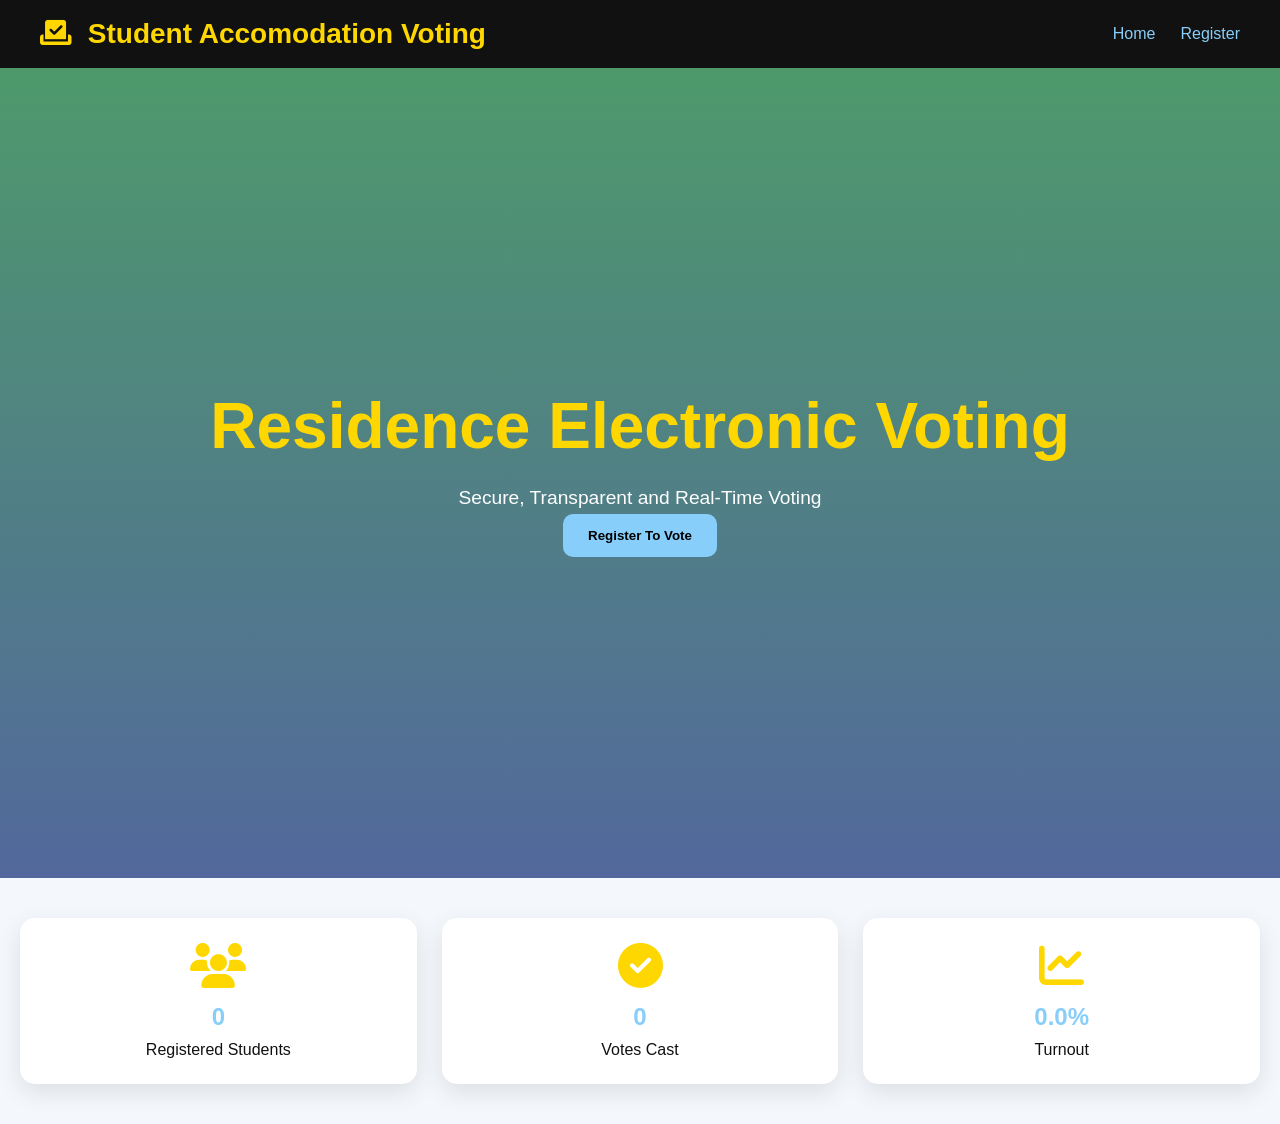
<file: index.html>
<!DOCTYPE html>
<html lang="en">

<head>

<meta charset="UTF-8">
<meta name="viewport" content="width=device-width, initial-scale=1.0">

<title>Residence Voting System</title>

<link rel="stylesheet" href="css/style.css">

<link rel="stylesheet"
href="https://cdnjs.cloudflare.com/ajax/libs/font-awesome/6.5.1/css/all.min.css">

</head>

<body>

<nav>

<div class="logo">

<i class="fas fa-vote-yea"></i>
Student Accomodation Voting

</div>

<ul>

<li><a href="index.html">Home</a></li>

<li><a href="register.html">Register</a></li>

</ul>

</nav>

<header>

<div class="overlay">

<h1>
Residence Electronic Voting
</h1>

<p>
Secure, Transparent and Real-Time Voting
</p>

<a href="register.html">

<button>

Register To Vote

</button>

</a>

</div>

</header>

<section class="dashboard">

<div class="stats">

<div class="card">

<i class="fas fa-users"></i>

<h2 id="registeredStudents">
0
</h2>

<p>
Registered Students
</p>

</div>

<div class="card">

<i class="fas fa-check-circle"></i>

<h2 id="votedStudents">
0
</h2>

<p>
Votes Cast
</p>

</div>

<div class="card">

<i class="fas fa-chart-line"></i>

<h2 id="turnoutRate">
0%
</h2>

<p>
Turnout
</p>

</div>

</div>

</section>

<script src="js/app.js"></script>
</body>
</html>
</file>
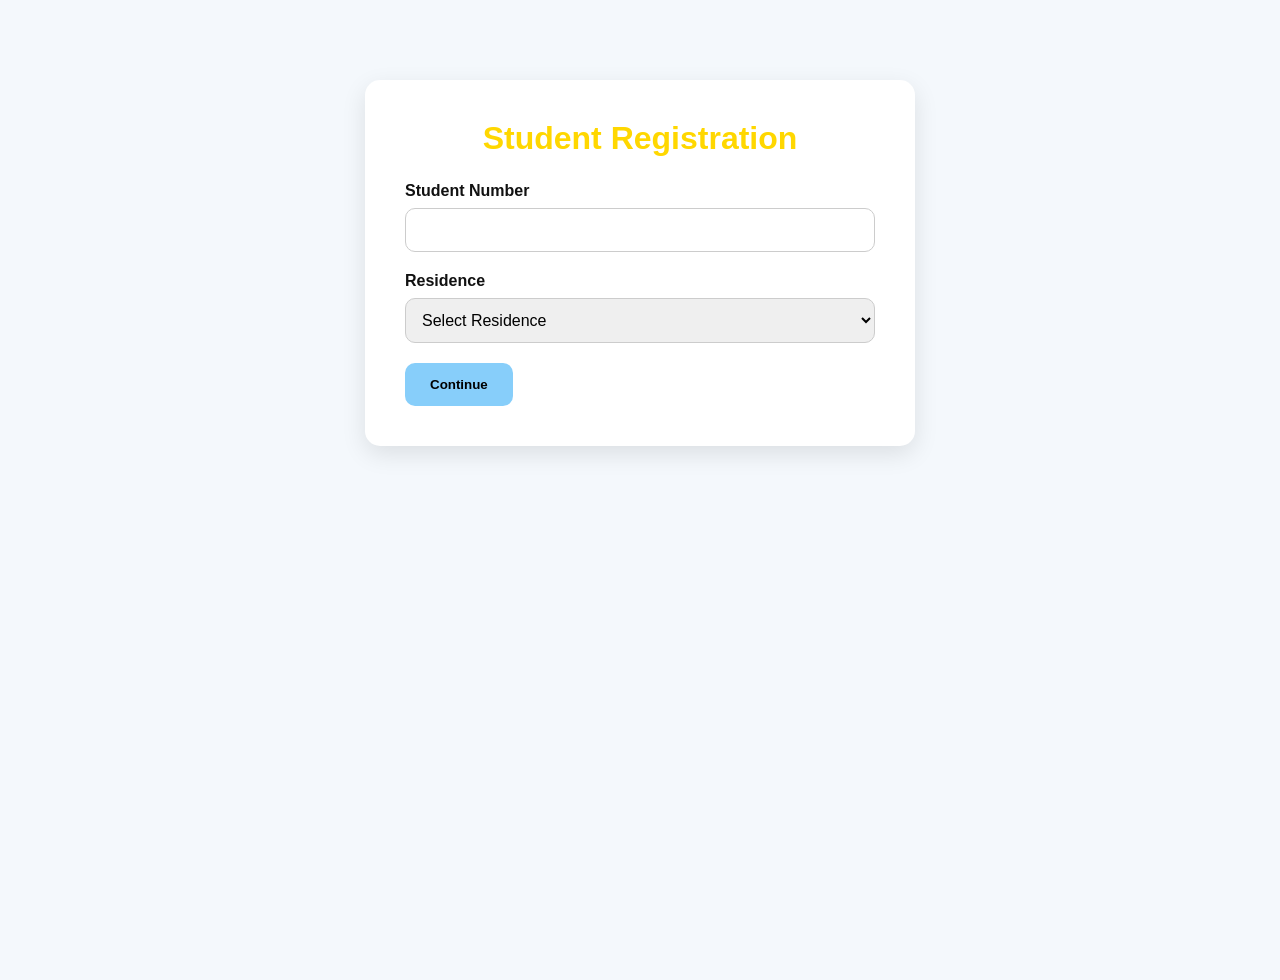
<file: register.html>
<!DOCTYPE html>
<html lang="en">

<head>

<meta charset="UTF-8">

<meta name="viewport"
content="width=device-width, initial-scale=1.0">

<title>
Student Registration
</title>

<link rel="stylesheet"
href="css/style.css">

</head>

<body>

<div class="register-container">

<h1>
Student Registration
</h1>

<form id="registerForm">

<label>
Student Number
</label>

<input
type="text"
id="studentNumber"
required>

<label>
Residence
</label>

<select
id="residence"
required>

<option value="">
Select Residence
</option>

<option>
Alpha Residence
</option>

<option>
Beta Residence
</option>

<option>
Gamma Residence
</option>

<option>
Delta Residence
</option>

</select>

<button type="submit">

Continue

</button>

</form>

</div>

<script src="js/app.js"></script>

</body>

</html>
</file>
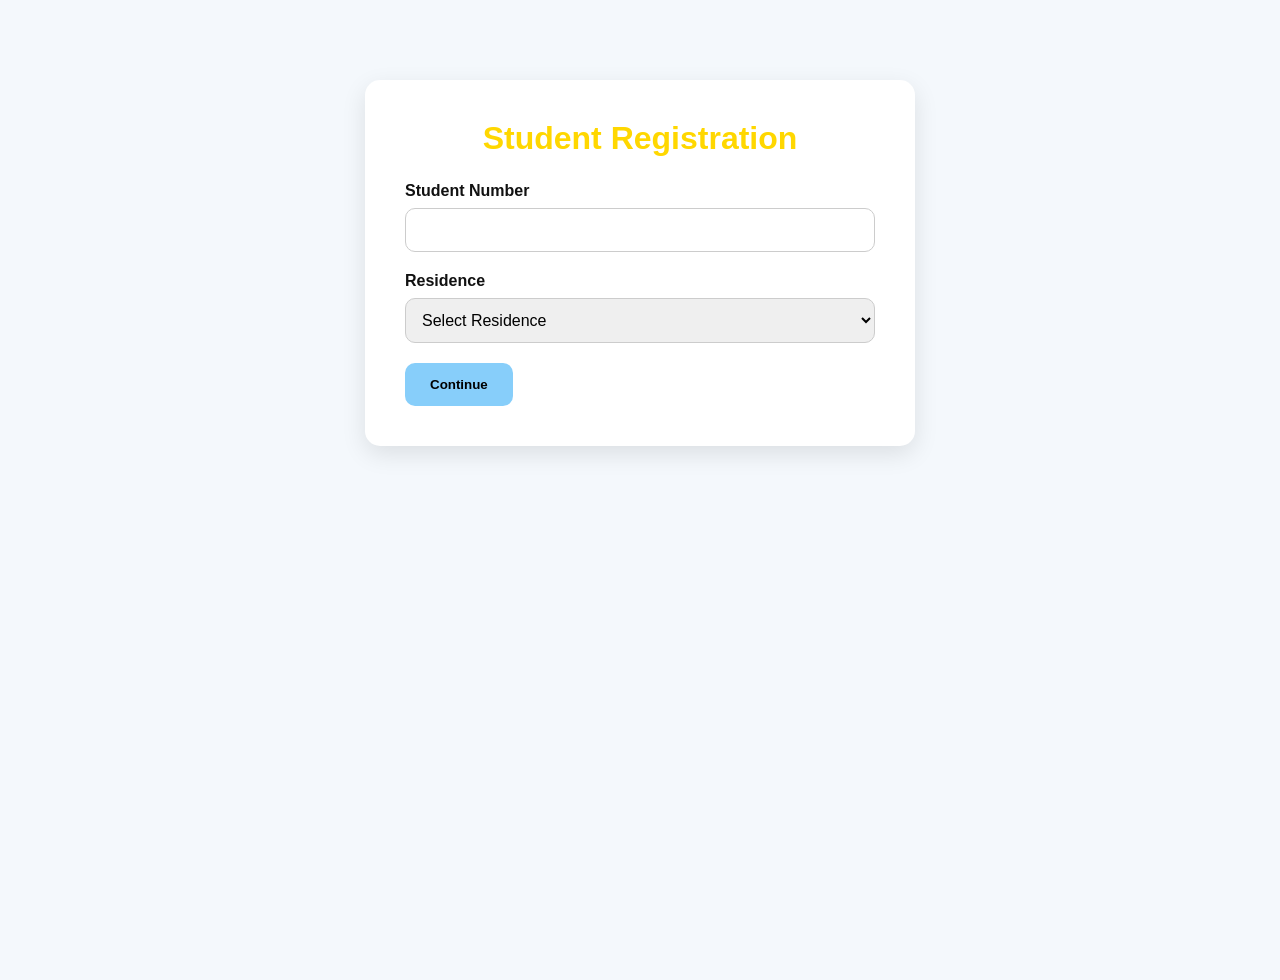
<file: voting.html>
<!DOCTYPE html>
<html lang="en">

<head>

<meta charset="UTF-8">

<meta name="viewport"
content="width=device-width, initial-scale=1.0">

<title>
Voting Page
</title>

<link rel="stylesheet"
href="css/style.css">

</head>

<body>

<div class="student-info">
    <h2 id="studentDisplay"></h2>
</div>
<div class="position">
    <h2>
        Chairperson
    </h2>
    <label>
        <input type="radio" name="chairperson" value="Sarah">
        Sarah Mokoena
    </label>
    <label>
        <input
        type="radio" name="chairperson" value="David">
        David Ndlovu
    </label>
        <label>
        <input
        type="radio" name="chairperson" value="Kabelo">
        Kabelo Kekana
    </label>
        <label>
        <input
        type="radio" name="chairperson" value="Thabo">
        Thabo Mokoena
    </label>
</div>

<div class="position">
    <h2>
        Secretary
    </h2>
    <label>
        <input type="radio" name="secretary" value="Michael"> 
        Michael Sithole  
    </label>
    <label> 
        <input type="radio" name="secretary" value="John"> John Khumalo 
    </label>   
</div>

<button id="submitVote">Submit Vote</button>
<div class="dashboard">
    <div class="card">
        <h2 id="liveRegistered">0</h2>
        <p>Registered Students</p>
    </div>
    <div class="card">
        <h2 id="liveTurnout">0%
        </h2>
        <p>
            Turnout
        </p>
    </div>
</div>
<script src="js/app.js"></script>
</body>
</html>
</file>
<file: css/style.css>
/* =====================================================
   RESIDENCE ELECTRONIC VOTING SYSTEM
   MASTER STYLESHEET
   Colors:
   Gold      #FFD700
   LightBlue #87CEFA
   Black     #111111
===================================================== */

/* =========================
   ROOT VARIABLES
========================= */

:root{
    --gold:#FFD700;
    --light-blue:#87CEFA;
    --black:#111111;
    --white:#FFFFFF;
    --background:#F4F8FC;
    --gray:#E5E7EB;

    --shadow:
    0 8px 25px rgba(0,0,0,.10);

    --radius:15px;

    --transition:0.3s ease;
}

/* =========================
   GLOBAL
========================= */

*{
    margin:0;
    padding:0;
    box-sizing:border-box;
    font-family:
    "Segoe UI",
    Tahoma,
    Geneva,
    Verdana,
    sans-serif;
}

html{
    scroll-behavior:smooth;
}

body{
    background:var(--background);
    color:var(--black);
    min-height:100vh;
}

/* =========================
   LINKS
========================= */

a{
    text-decoration:none;
}

ul{
    list-style:none;
}

/* =========================
   NAVBAR
========================= */

nav{
    background:var(--black);

    display:flex;
    justify-content:space-between;
    align-items:center;

    padding:18px 40px;

    position:sticky;
    top:0;
    z-index:999;
}

.logo{
    color:var(--gold);

    font-size:28px;
    font-weight:bold;
}

.logo i{
    margin-right:8px;
}

nav ul{
    display:flex;
    gap:25px;
}

nav ul li a{
    color:var(--light-blue);
    font-weight:500;
    transition:var(--transition);
}

nav ul li a:hover{
    color:var(--gold);
}

/* =========================
   HERO SECTION
========================= */

header{
    min-height:90vh;

    background:
    linear-gradient(
        #07712eb3,
        #0e2b74b3
    );

    display:flex;
    justify-content:center;
    align-items:center;

    text-align:center;
}

.overlay{
    color:white;
    max-width:900px;
    padding:20px;
}

.overlay h1{
    color:var(--gold);
    font-size:4rem;
    margin-bottom:20px;
}

.overlay p{
    font-size:1.2rem;
    line-height:1.6;
}

/* =========================
   BUTTONS
========================= */

button,
.btn{

    border:none;
    outline:none;

    padding:14px 25px;

    cursor:pointer;

    border-radius:10px;

    background:var(--light-blue);

    font-weight:bold;

    transition:var(--transition);
}

button:hover,
.btn:hover{

    transform:translateY(-2px);

    background:var(--gold);
}

/* =========================
   CONTAINER
========================= */

.container{
    width:90%;
    max-width:1300px;
    margin:auto;
}

/* =========================
   REGISTRATION PAGE
========================= */

.register-container{

    width:100%;
    max-width:550px;

    margin:80px auto;

    background:white;

    padding:40px;

    border-radius:var(--radius);

    box-shadow:var(--shadow);
}

.register-container h1{

    text-align:center;

    margin-bottom:25px;

    color:var(--gold);
}

label{

    display:block;

    margin-bottom:8px;

    font-weight:600;
}

input,
select{

    width:100%;

    padding:12px;

    border:1px solid #ccc;

    border-radius:10px;

    margin-bottom:20px;

    font-size:16px;
}

input:focus,
select:focus{

    outline:none;

    border-color:var(--light-blue);
}

/* =========================
   STUDENT INFO
========================= */

.student-info{

    background:white;

    margin:20px;

    padding:20px;

    border-radius:var(--radius);

    box-shadow:var(--shadow);
}

/* =========================
   DASHBOARD
========================= */

.dashboard{

    padding:40px 20px;
}

.dashboard-title{

    text-align:center;

    margin-bottom:30px;

    font-size:2rem;
}

.stats{

    display:flex;
    flex-wrap:wrap;

    justify-content:center;

    gap:25px;
}

.card{

    flex:1;

    min-width:250px;

    background:white;

    padding:25px;

    text-align:center;

    border-radius:var(--radius);

    box-shadow:var(--shadow);
}

.card i{

    color:var(--gold);

    font-size:45px;

    margin-bottom:15px;
}

.card h2{

    color:var(--light-blue);

    margin-bottom:10px;
}

/* =========================
   TURNOUT BAR
========================= */

.turnout{

    margin-top:30px;
}

.turnout-bar{

    height:35px;

    background:#ddd;

    border-radius:50px;

    overflow:hidden;
}

#turnoutFill{

    height:100%;

    width:0%;

    background:
    linear-gradient(
        90deg,
        var(--gold),
        var(--light-blue)
    );

    transition:1s;
}

/* =========================
   CANDIDATES
========================= */

.candidates{

    padding:60px 20px;
}

.candidates h2{

    text-align:center;

    margin-bottom:30px;
}

.grid{

    display:grid;

    grid-template-columns:
    repeat(
        auto-fit,
        minmax(300px,1fr)
    );

    gap:25px;
}

.candidate{

    background:white;

    border-radius:var(--radius);

    overflow:hidden;

    box-shadow:var(--shadow);
}

.candidate img{

    width:100%;

    height:300px;

    object-fit:cover;
}

.candidate-content{

    padding:20px;

    text-align:center;
}

.candidate-content h3{

    margin-bottom:10px;
}

.vote-btn{

    margin-top:15px;
}

/* =========================
   POSITION VOTING
========================= */

.position{

    background:white;

    padding:25px;

    margin-bottom:20px;

    border-radius:var(--radius);

    box-shadow:var(--shadow);
}

.position h2{

    margin-bottom:15px;

    color:var(--gold);
}

.position label{

    display:block;

    margin:10px 0;
}

.position input[type="radio"]{

    width:auto;

    margin-right:10px;
}

/* =========================
   RESULTS
========================= */

.results{

    padding:50px 20px;
}

.results h2{

    text-align:center;

    margin-bottom:30px;
}

.result-card{

    margin-bottom:25px;
}

.bar{

    width:100%;

    height:35px;

    background:#ddd;

    border-radius:50px;

    overflow:hidden;
}

.fill{

    width:0%;

    height:100%;

    background:var(--gold);

    transition:1s;
}

/* =========================
   LIVE RANKINGS
========================= */

.rankings{

    background:white;

    margin-top:40px;

    padding:25px;

    border-radius:var(--radius);

    box-shadow:var(--shadow);
}

.rankings h3{

    margin-bottom:20px;
}

.rank-item{

    display:flex;

    justify-content:space-between;

    padding:12px 0;

    border-bottom:1px solid #eee;
}

/* =========================
   TABLES
========================= */

table{

    width:100%;

    border-collapse:collapse;

    background:white;

    box-shadow:var(--shadow);
}

table th{

    background:var(--black);

    color:white;

    padding:15px;
}

table td{

    padding:15px;

    border-bottom:
    1px solid #eee;
}

/* =========================
   ADMIN DASHBOARD
========================= */

.admin-grid{

    display:grid;

    grid-template-columns:
    repeat(
        auto-fit,
        minmax(250px,1fr)
    );

    gap:25px;
}

.admin-card{

    background:white;

    padding:25px;

    border-radius:var(--radius);

    box-shadow:var(--shadow);
}

/* =========================
   ALERTS
========================= */

.success{

    background:#d4edda;

    color:#155724;

    padding:15px;

    border-radius:10px;
}

.error{

    background:#f8d7da;

    color:#721c24;

    padding:15px;

    border-radius:10px;
}

/* =========================
   FOOTER
========================= */

footer{

    background:var(--black);

    color:white;

    text-align:center;

    padding:25px;

    margin-top:40px;
}

/* =========================
   RESPONSIVE
========================= */

@media(max-width:1024px){

    .overlay h1{
        font-size:3rem;
    }

    .stats{
        gap:15px;
    }
}

@media(max-width:768px){

    nav{

        flex-direction:column;

        gap:15px;
    }

    nav ul{

        flex-wrap:wrap;

        justify-content:center;
    }

    .overlay h1{
        font-size:2.5rem;
    }

    .overlay p{
        font-size:1rem;
    }

    .register-container{

        width:95%;

        padding:25px;
    }

    .card{
        min-width:100%;
    }

    .position{
        padding:20px;
    }
}

@media(max-width:480px){

    .overlay h1{
        font-size:2rem;
    }

    .logo{
        font-size:22px;
    }

    button{
        width:100%;
    }

    .candidate img{
        height:220px;
    }
}
</file>
